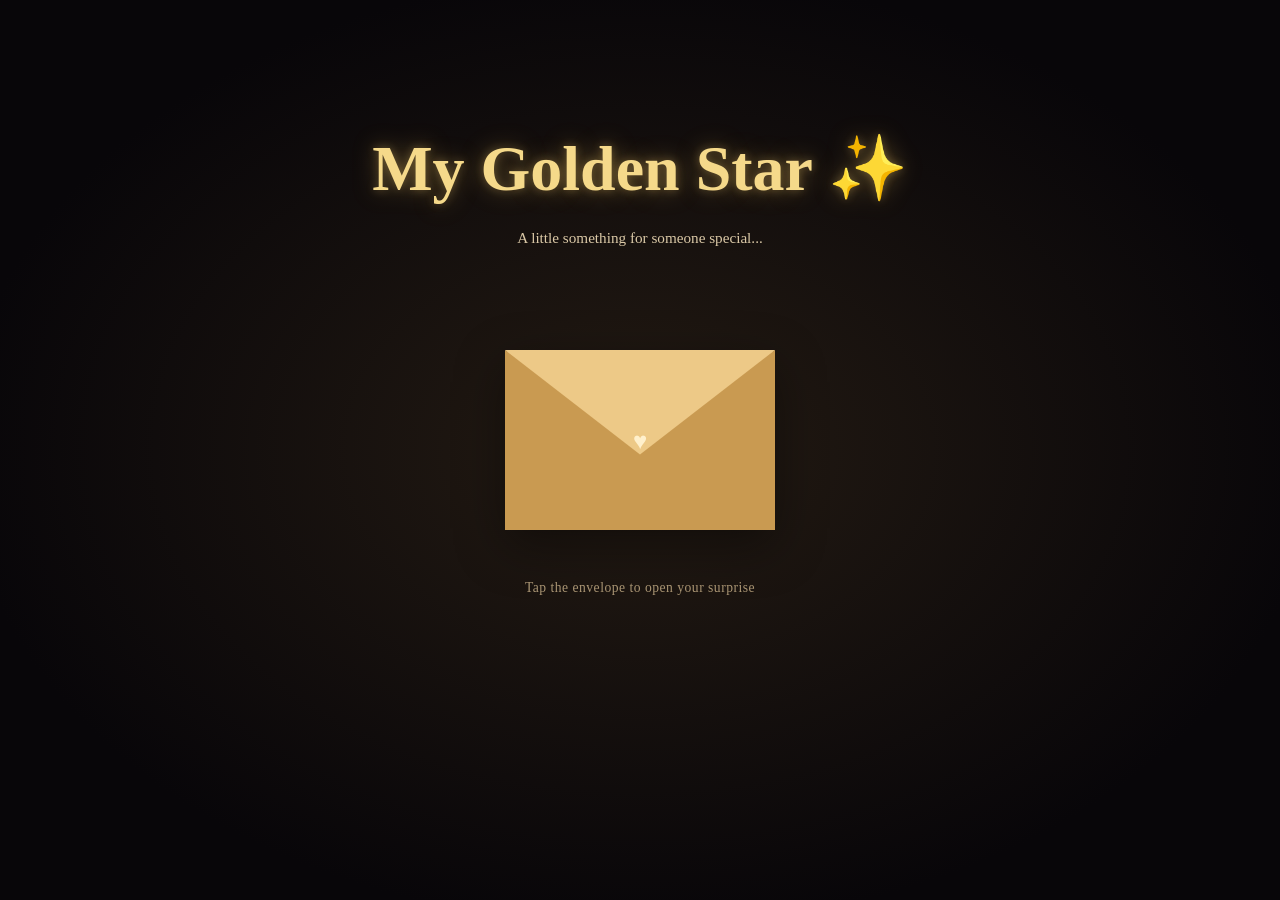
<file: index.html>
<!DOCTYPE html>
<html lang="en">
<head>
  <meta charset="UTF-8">
  <meta name="viewport" content="width=device-width, initial-scale=1.0">

  <title>My Golden Star ✨</title>

  <link rel="stylesheet" href="style.css">
</head>

<body>

  <main class="invitation">
    <div class="stars" id="stars"></div>

    <h1 class="title">My Golden Star ✨</h1>

    <p class="subtitle">
      A little something for someone special...
    </p>

    <button class="envelope" id="envelope"
            aria-label="Open birthday invitation">

      <span class="envelope-flap"></span>

      <span class="letter">
        <span class="bear">🧸⭐</span>
        <span class="letter-text">Psst...I love you!</span>
      </span>

      <span class="envelope-front"></span>

      <span class="envelope-seal">♥</span>
    </button>

    <p class="hint">Tap the envelope to open your surprise</p>

    <div class="opened-message" id="openedMessage">
      <h2>For my Oyindamola ❤️</h2>
      <p>
        Today, the universe celebrates you.
      </p>
      <button id="continueBtn">Continue ✨</button>
    </div>

  </main>

  <script src="script.js"></script>
</body>
</html>
</file>
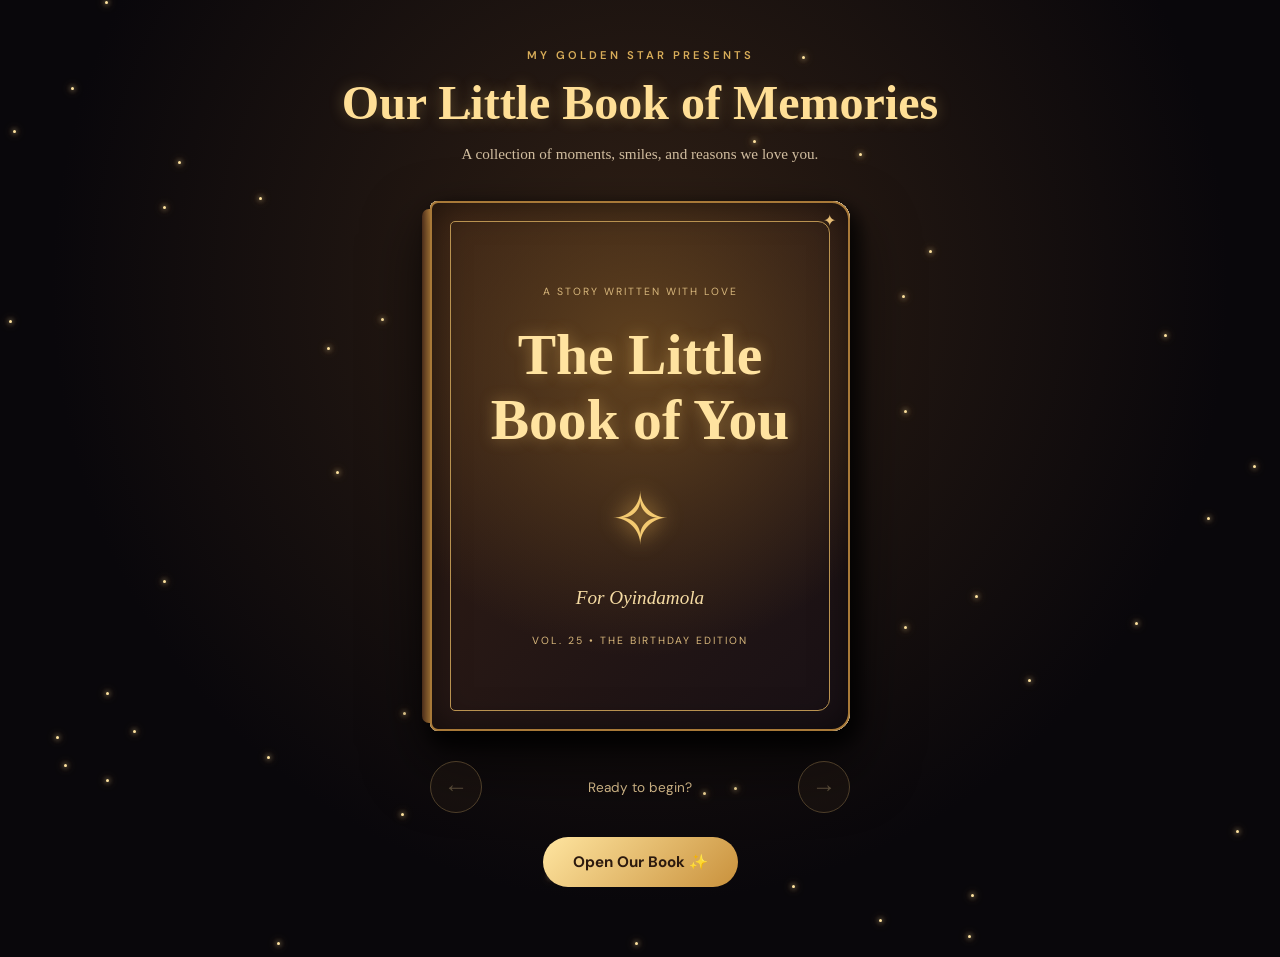
<file: memories.html>
<!DOCTYPE html>
<html lang="en">

<head>
  <meta charset="UTF-8">
  <meta name="viewport" content="width=device-width, initial-scale=1.0">

  <title>Our Book of Memories | My Golden Star</title>

  <link rel="stylesheet" href="memories.css">
  <link rel="preconnect" href="https://fonts.googleapis.com">

<link rel="preconnect"
      href="https://fonts.gstatic.com"
      crossorigin>

<link
  href="https://fonts.googleapis.com/css2?family=Caveat:wght@400;500;600;700&family=DM+Sans:wght@400;500;600&display=swap"
  rel="stylesheet"
>
</head>

<body>

  <main class="memory-scene">

    <!-- Decorative background -->
    <div class="memory-stars" id="memoryStars"></div>

    <header class="page-header">
      <span class="eyebrow">MY GOLDEN STAR PRESENTS</span>
      <h1>Our Little Book of Memories</h1>
      <p>A collection of moments, smiles, and reasons we love you.</p>
    </header>

    <!-- Interactive book -->
    <section class="book-section">

      <div class="book" id="memoryBook">

        <!-- Book Cover -->
        <div class="book-cover" id="bookCover">

          <div class="cover-decoration">✦</div>

          <div class="cover-border">

            <span class="cover-small-text">
              A STORY WRITTEN WITH LOVE
            </span>

            <h2>The Little<br>Book of You</h2>

            <div class="cover-star">✧</div>

            <p>For Oyindamola</p>

            <span class="cover-footer">
              VOL. 25 • THE BIRTHDAY EDITION
            </span>

          </div>

        </div>

        <!-- Pages are created using JavaScript -->
        <!-- Pages of our magical memory book -->
<div class="book-pages" id="bookPages"></div>

<!-- Sparkles created when pages turn -->
<div class="book-sparkles" id="bookSparkles"></div>
      </div>

      <!-- Controls -->
      <div class="book-controls">

        <button id="prevPage" class="page-arrow" aria-label="Previous page">
          ←
        </button>

        <div class="page-indicator" id="pageIndicator">
          Ready to begin?
        </div>

        <button id="nextPage" class="page-arrow" aria-label="Next page">
          →
        </button>

      </div>

      <button class="open-book-btn" id="openBookBtn">
        Open Our Book ✨
      </button>

      <p class="swipe-hint" id="swipeHint">
        Swipe the pages or use the arrows
      </p>

      <button class="continue-story" id="continueStory">
        One More Thing... ❤️
      </button>

    </section>

  </main>

  <script src="memories.js"></script>

</body>
</html>
</file>
<file: style.css>
/* =========================================
   MY GOLDEN STAR — BIRTHDAY EXPERIENCE
========================================= */

/* GENERAL RESET */

* {
  margin: 0;
  padding: 0;
  box-sizing: border-box;
}

body {
  min-height: 100vh;
  min-height: 100dvh;

  background: radial-gradient(
    ellipse at center,
    #241b13 0%,
    #080609 75%
  );

  color: #f7e5ba;
  font-family: Georgia, "Times New Roman", serif;

  overflow-x: hidden;
}

/* =========================================
   MAIN INVITATION SECTION
========================================= */

.invitation {
  position: relative;

  min-height: 100vh;
  min-height: 100dvh;

  display: flex;
  flex-direction: column;

  justify-content: center;
  align-items: center;

  gap: 20px;
  padding: 50px 20px;

  text-align: center;
}

/* =========================================
   TITLE
========================================= */

.title {
  font-size: clamp(2.2rem, 8vw, 4rem);

  color: #f5d98a;

  text-shadow:
    0 0 10px rgba(255, 215, 120, 0.3),
    0 0 25px rgba(220, 174, 77, 0.4);

  animation: titleGlow 3s ease-in-out infinite alternate;
}

.subtitle {
  color: #dbc9a7;
  font-size: 0.95rem;
  line-height: 1.6;
}

@keyframes titleGlow {
  from {
    text-shadow: 0 0 10px rgba(255, 215, 120, 0.3);
  }

  to {
    text-shadow:
      0 0 20px rgba(255, 215, 120, 0.6),
      0 0 40px rgba(255, 195, 80, 0.25);
  }
}

/* =========================================
   ENVELOPE
========================================= */

.envelope {
  position: relative;

  width: 270px;
  height: 180px;

  margin: 80px 0 30px;

  border: none;
  border-radius: 6px;

  background: #d6ac65;

  cursor: pointer;

  perspective: 800px;

  animation: envelopeFloat 3s ease-in-out infinite;

  filter: drop-shadow(0 15px 25px rgba(0, 0, 0, 0.4));
}

/* Floating animation */

@keyframes envelopeFloat {
  0%,
  100% {
    transform: translateY(0);
  }

  50% {
    transform: translateY(-12px);
  }
}

/* =========================================
   ENVELOPE FLAP
========================================= */

.envelope-flap {
  position: absolute;
  inset: 0;

  background: #edc987;

  clip-path: polygon(
    0 0,
    100% 0,
    50% 58%
  );

  transform-origin: top center;

  transition: transform 0.8s ease;

  z-index: 4;

  pointer-events: none;
}

/* =========================================
   ENVELOPE FRONT
========================================= */

.envelope-front {
  position: absolute;
  inset: 0;

  background: #c99a51;

  clip-path: polygon(
    0 0,
    50% 53%,
    100% 0,
    100% 100%,
    0 100%
  );

  z-index: 2;

  pointer-events: none;
}

/* =========================================
   LETTER INSIDE ENVELOPE
========================================= */

.letter {
  position: absolute;

  width: 88%;
  height: 145px;

  left: 6%;
  bottom: 10px;

  background: linear-gradient(
    145deg,
    #fff7e6,
    #ffe8bb
  );

  color: #65451d;

  border-radius: 5px;

  display: flex;
  flex-direction: column;

  justify-content: center;
  align-items: center;

  gap: 12px;

  box-shadow: 0 5px 15px rgba(0, 0, 0, 0.2);

  transition: transform 1s ease;

  z-index: 1;

  pointer-events: none;
}

/* Cute star bear */

.bear {
  font-size: 3rem;

  animation: bearWiggle 2s ease-in-out infinite;
}

@keyframes bearWiggle {
  0%,
  100% {
    transform: rotate(-5deg);
  }

  50% {
    transform: rotate(5deg);
  }
}

.letter-text {
  font-size: 0.85rem;
  font-weight: bold;
}

/* =========================================
   HEART SEAL
========================================= */

.envelope-seal {
  position: absolute;

  top: 43%;
  left: 50%;

  transform: translateX(-50%);

  color: #fff0cc;

  font-size: 1.5rem;

  z-index: 5;

  transition: opacity 0.3s;

  pointer-events: none;
}

/* =========================================
   ENVELOPE OPENING ANIMATION
========================================= */

.envelope.open {
  animation: none;
}

.envelope.open .envelope-flap {
  transform: rotateX(180deg);
  z-index: 0;
}

.envelope.open .letter {
  transform: translateY(-145px);
  z-index: 6;
}

.envelope.open .envelope-seal {
  opacity: 0;
}

/* =========================================
   HINT TEXT
========================================= */

.hint {
  color: #ac9775;
  font-size: 0.85rem;
  letter-spacing: 0.5px;
}

/* =========================================
   BIRTHDAY MESSAGE
========================================= */

.opened-message {
  opacity: 0;
  visibility: hidden;

  transform: translateY(25px);

  transition:
    opacity 1s ease,
    transform 1s ease,
    visibility 1s ease;
}

.opened-message.visible {
  opacity: 1;
  visibility: visible;

  transform: translateY(0);
}

.opened-message h2 {
  font-size: clamp(1.5rem, 5vw, 2.2rem);

  color: #ffe5a0;

  margin-bottom: 12px;

  text-shadow: 0 0 15px rgba(255, 215, 100, 0.4);
}

.opened-message p {
  color: #e3d1b0;
  line-height: 1.7;
}

/* =========================================
   CONTINUE BUTTON
========================================= */

#continueBtn {
  margin-top: 25px;

  padding: 14px 32px;

  background: linear-gradient(
    135deg,
    #ffe8a3,
    #e8b956
  );

  color: #24180c;

  border: none;
  border-radius: 30px;

  font-family: inherit;
  font-size: 1rem;
  font-weight: bold;

  cursor: pointer;

  box-shadow:
    0 0 15px rgba(255, 200, 90, 0.3),
    0 5px 15px rgba(0, 0, 0, 0.2);

  transition:
    transform 0.3s ease,
    box-shadow 0.3s ease;
}

#continueBtn:hover {
  transform: translateY(-3px);

  box-shadow:
    0 0 25px rgba(255, 210, 100, 0.5),
    0 8px 20px rgba(0, 0, 0, 0.3);
}

/* =========================================
   MAGICAL GOLDEN STAR RAIN
========================================= */

.stars {
  position: fixed;

  inset: 0;

  width: 100%;
  height: 100vh;
  height: 100dvh;

  overflow: hidden;

  pointer-events: none;

  z-index: 10;
}

/* =========================================
   INDIVIDUAL FALLING STAR
========================================= */

.falling-star {
  position: absolute;

  top: -65px;
  left: 0;

  width: var(--size);
  height: var(--size);

  background: #fff6c9;

  border-radius: 50%;

  box-shadow:
    0 0 4px #ffffff,
    0 0 8px #ffe68a,
    0 0 15px #ffc94d,
    0 0 25px rgba(255, 190, 60, 0.5);

  opacity: 0;

  animation:
    starFall var(--duration) linear forwards,
    starTwinkle 0.7s ease-in-out infinite alternate;

  pointer-events: none;
}

/* =========================================
   GOLDEN TRAIL
========================================= */

.falling-star::before {
  content: "";

  position: absolute;

  left: 50%;
  bottom: 50%;

  transform: translateX(-50%);

  width: 2px;

  height: var(--trail-length);

  background: linear-gradient(
    to top,
    rgba(255, 245, 195, 0.95),
    rgba(255, 215, 100, 0.6),
    rgba(255, 185, 60, 0.2),
    transparent
  );

  border-radius: 100px;

  filter: blur(1px);
}

/* =========================================
   CROSS-SHAPED SPARKLE
========================================= */

.falling-star::after {
  content: "";

  position: absolute;

  top: 50%;
  left: 50%;

  width: calc(var(--size) * 3);
  height: 1px;

  background: linear-gradient(
    90deg,
    transparent,
    #fff9d5,
    transparent
  );

  transform: translate(-50%, -50%);
}

/* =========================================
   STAR FALLING ANIMATION
========================================= */

@keyframes starFall {
  0% {
    transform: translate3d(0, -20px, 0);
    opacity: 0;
  }

  8% {
    opacity: 1;
  }

  85% {
    opacity: 0.9;
  }

  100% {
    transform: translate3d(
      var(--drift),
      115dvh,
      0
    );

    opacity: 0;
  }
}

/* =========================================
   STAR TWINKLE
========================================= */

@keyframes starTwinkle {
  0% {
    filter: brightness(0.7);
  }

  100% {
    filter: brightness(1.8);
  }
}

/* =========================================
   TINY GOLDEN STARDUST
========================================= */

.stardust {
  position: absolute;

  top: -10px;

  background: #ffe9a3;

  border-radius: 50%;

  box-shadow:
    0 0 5px #ffdc76,
    0 0 10px rgba(255, 210, 90, 0.7);

  opacity: 0;

  animation: dustFall var(--duration) linear forwards;

  pointer-events: none;
}

/* =========================================
   STARDUST FALLING ANIMATION
========================================= */

@keyframes dustFall {
  0% {
    transform: translate3d(0, 0, 0);
    opacity: 0;
  }

  15% {
    opacity: 0.8;
  }

  85% {
    opacity: 0.6;
  }

  100% {
    transform: translate3d(
      var(--drift),
      115dvh,
      0
    );

    opacity: 0;
  }
}

/* =========================================
   MOBILE RESPONSIVENESS
========================================= */

@media (max-width: 480px) {
  .invitation {
    gap: 16px;
    padding: 35px 15px;
  }

  .title {
    font-size: 2.5rem;
  }

  .subtitle {
    font-size: 0.9rem;
  }

  .envelope {
    width: 240px;
    height: 165px;
    margin: 75px 0 25px;
  }

  .letter {
    height: 135px;
  }

  .envelope.open .letter {
    transform: translateY(-125px);
  }

  .bear {
    font-size: 2.5rem;
  }

  .opened-message h2 {
    font-size: 1.6rem;
  }
}

@media (prefers-reduced-motion: reduce) {
  .title,
  .bear,
  .envelope,
  .falling-star,
  .stardust {
    animation: none;
  }

  .envelope-flap,
  .letter,
  .opened-message {
    transition-duration: 0.01ms;
  }
}
/* Smooth transition between pages */

body {
  transition: opacity 0.8s ease;
}

body.page-exit {
  opacity: 0;
}
</file>
<file: memories.css>
/* ==========================================
   MY GOLDEN STAR
   THE LITTLE BOOK OF YOU
   COMPLETE CSS
========================================== */

/* ==========================================
   1. THEME VARIABLES
========================================== */

:root {
  --gold: #d8ad59;
  --light-gold: #ffdf96;
  --cream: #fff4dc;
  --ink: #563c29;
  --dark: #0d090c;

  --paper: #fff3d8;
  --paper-shadow: #e0cba5;
}

/* ==========================================
   2. GENERAL RESET
========================================== */

* {
  margin: 0;
  padding: 0;
  box-sizing: border-box;
}

html {
  scroll-behavior: smooth;
}

body {
  min-height: 100vh;
  min-height: 100dvh;

  background:
    radial-gradient(
      ellipse at 50% 30%,
      #302015,
      transparent 65%
    ),
    #09070b;

  color: var(--cream);

  font-family: Georgia, "Times New Roman", serif;

  overflow-x: hidden;

  transition: opacity 0.8s ease;
}

body.page-exit {
  opacity: 0;
}

/* ==========================================
   3. MAIN MEMORY SCENE
========================================== */

.memory-scene {
  position: relative;

  min-height: 100vh;
  min-height: 100dvh;

  padding: 45px 16px 70px;

  overflow: hidden;
}

/* ==========================================
   4. BACKGROUND STARS
========================================== */

.memory-stars {
  position: absolute;
  inset: 0;

  pointer-events: none;
  overflow: hidden;
}

.memory-star {
  position: absolute;

  width: 3px;
  height: 3px;

  background: #ffe3a0;

  border-radius: 50%;

  box-shadow:
    0 0 5px #ffe3a0,
    0 0 10px #f4c768,
    0 0 18px rgba(255, 195, 80, 0.3);

  animation: twinkle 3s ease-in-out infinite alternate;
}

@keyframes twinkle {
  from {
    opacity: 0.15;
    transform: scale(0.6);
  }

  to {
    opacity: 0.9;
    transform: scale(1.5);
  }
}

/* ==========================================
   5. PAGE HEADER
========================================== */

.page-header {
  position: relative;
  z-index: 1;

  text-align: center;

  margin: 0 auto 35px;

  max-width: 650px;
}

.eyebrow {
  font-family: "DM Sans", sans-serif;

  color: var(--gold);

  letter-spacing: 3px;

  font-size: 0.7rem;
  font-weight: 600;
}

.page-header h1 {
  color: var(--light-gold);

  font-size: clamp(1.8rem, 5vw, 3rem);

  margin: 12px 0;

  text-shadow:
    0 0 15px rgba(255, 207, 113, 0.3);
}

.page-header p {
  color: #d2bea0;

  line-height: 1.6;

  font-size: 0.95rem;
}

/* ==========================================
   6. BOOK SECTION
========================================== */

.book-section {
  position: relative;
  z-index: 1;

  display: flex;
  flex-direction: column;

  align-items: center;
}

/* ==========================================
   7. BOOK CONTAINER
========================================== */

.book {
  position: relative;

  width: min(100%, 420px);
  height: 530px;

  perspective: 2200px;
  transform-style: preserve-3d;

  filter: drop-shadow(
    0 24px 28px rgba(0, 0, 0, 0.6)
  );
}

/* ==========================================
   8. DECORATIVE BOOK SPINE
========================================== */

.book::before {
  content: "";

  position: absolute;

  top: 8px;
  bottom: 8px;
  left: -8px;

  width: 16px;

  border-radius: 7px;

  background: linear-gradient(
    90deg,
    #51301c,
    #b5803c,
    #51301c
  );

  z-index: 3;
}

/* ==========================================
   9. BOOK COVER
========================================== */

.book-cover {
  position: absolute;
  inset: 0;

  background:
    radial-gradient(
      circle at 50% 30%,
      #61421f,
      transparent 70%
    ),
    linear-gradient(
      135deg,
      #362014,
      #181015
    );

  border: 2px solid #a87938;

  border-radius: 8px 18px 18px 8px;

  transform-origin: left center;

  transition:
    transform 1.15s cubic-bezier(0.2, 0.7, 0.2, 1),
    opacity 0.6s ease;

  z-index: 20;

  backface-visibility: hidden;

  box-shadow:
    inset 0 0 35px rgba(0, 0, 0, 0.5),
    0 10px 25px rgba(0, 0, 0, 0.4);
}

/* Open cover */

.book-cover.opened {
  transform: rotateY(-115deg);
  opacity: 0;

  pointer-events: none;
}

/* ==========================================
   10. COVER DECORATIONS
========================================== */

.cover-border {
  position: absolute;
  inset: 18px;

  border: 1px solid #b99250;

  border-radius: 5px 12px 12px 5px;

  display: flex;
  flex-direction: column;

  justify-content: center;
  align-items: center;

  gap: 25px;

  padding: 22px;

  text-align: center;
}

.cover-small-text,
.cover-footer {
  font-family: "DM Sans", sans-serif;

  font-size: 0.65rem;

  letter-spacing: 2px;

  color: #d8b77c;
}

.cover-border h2 {
  color: #ffe3a0;

  font-size: clamp(2.2rem, 7vw, 3.6rem);

  line-height: 1.12;

  text-shadow:
    0 0 15px rgba(255, 207, 113, 0.35);
}

.cover-border p {
  color: #f5dba3;

  font-style: italic;

  font-size: 1.2rem;
}

.cover-star {
  font-size: 4.5rem;

  color: #f4ca71;

  text-shadow: 0 0 22px #ffc45d;

  animation: coverGlow 2s infinite alternate;
}

@keyframes coverGlow {
  from {
    transform: scale(0.95);
    opacity: 0.7;
  }

  to {
    transform: scale(1.08);
    opacity: 1;
  }
}

.cover-decoration {
  position: absolute;

  top: 8px;
  right: 12px;

  color: #e6bc74;
}

/* ==========================================
   11. BOOK PAGE CONTAINER
========================================== */

.book-pages {
  position: absolute;
  inset: 0;

  overflow: visible;

  border-radius: 8px 18px 18px 8px;

  background: #f8e9c9;

  transform-style: preserve-3d;
}

/* ==========================================
   12. INDIVIDUAL MEMORY PAGE
========================================== */

.memory-page {
  position: absolute;
  inset: 0;

  background: linear-gradient(
    90deg,
    #e0cba5 0%,
    #fff8e8 8%,
    #fff3d8 100%
  );

  padding: 25px 27px 22px 33px;

  color: var(--ink);

  display: flex;
  flex-direction: column;

  align-items: center;

  text-align: center;

  gap: 12px;

  border-radius: 8px 18px 18px 8px;

  transform-origin: left center;

  backface-visibility: hidden;

  transform: rotateY(0deg);

  opacity: 1;

  transition:
    transform 0.95s cubic-bezier(
      0.645,
      0.045,
      0.355,
      1
    ),
    opacity 0.5s ease,
    box-shadow 0.95s ease;

  box-shadow:
    inset 14px 0 25px rgba(77, 47, 20, 0.12),
    5px 10px 20px rgba(0, 0, 0, 0.15);

  pointer-events: none;

  overflow-y: auto;
  overflow-x: hidden;

  scrollbar-width: thin;
  scrollbar-color: #d7b477 transparent;
}

/* ==========================================
   13. PAGE STATES
========================================== */

/* Currently displayed page */

.memory-page.active {
  transform: rotateY(0deg);

  opacity: 1;

  z-index: 10;

  pointer-events: auto;
}

/* Already turned pages */

.memory-page.flipped {
  transform: rotateY(-180deg);

  opacity: 0;

  pointer-events: none;
}

/* Pages waiting underneath */

.memory-page.upcoming {
  transform: rotateY(0deg);

  opacity: 1;

  pointer-events: none;
}

/* ==========================================
   14. CHAPTER LABEL
========================================== */

.page-top {
  font-family: "DM Sans", sans-serif;

  font-size: 0.7rem;
  font-weight: 600;

  letter-spacing: 2px;

  color: #a47d49;

  text-transform: uppercase;
}

/* ==========================================
   15. CHAPTER HEADING
========================================== */

.memory-page h3 {
  font-family: Georgia, "Times New Roman", serif;

  font-size: clamp(1.3rem, 4vw, 1.8rem);

  font-weight: 700;

  line-height: 1.25;

  color: #614023;

  text-align: center;
}

/* ==========================================
   16. POLAROID PHOTO FRAME
========================================== */

.photo-frame {
  width: 100%;
  max-width: 275px;

  height: 245px;

  background: #fffdf7;

  padding: 11px 11px 30px;

  border-radius: 3px;

  box-shadow:
    0 8px 20px rgba(60, 35, 20, 0.2),
    0 2px 5px rgba(60, 35, 20, 0.12);

  transform: rotate(-3deg);

  transition: transform 0.5s ease;

  flex-shrink: 0;
}

/* Photo itself */

.photo-frame img {
  width: 100%;
  height: 100%;

  object-fit: contain;

  object-position: center;

  display: block;

  border-radius: 2px;
}

/* Hide the frame if the image is missing */

.photo-frame.missing-photo {
  display: none;
}

/* ==========================================
   17. POLAROID ENTRANCE ANIMATION
========================================== */

.memory-page.active .photo-frame:not(.missing-photo) {
  animation: polaroidAppear 0.8s ease both;
}

@keyframes polaroidAppear {
  0% {
    opacity: 0;
    transform: rotate(-12deg) scale(0.85);
  }

  100% {
    opacity: 1;
    transform: rotate(-3deg) scale(1);
  }
}

/* ==========================================
   18. BEAUTIFUL HANDWRITTEN NOTES
========================================== */

.memory-caption {
  font-family: "Caveat", "Segoe Print", cursive;

  font-size: 1.65rem;
  font-weight: 600;

  line-height: 1.3;

  letter-spacing: 0.2px;

  color: #533721;

  text-align: center;

  width: 100%;
  max-width: 310px;

  padding: 12px 14px;

  margin: auto 0;

  background: rgba(
    255,
    249,
    231,
    0.75
  );

  border-left: 3px solid #d4ae70;

  border-radius: 6px;

  box-shadow:
    0 3px 10px rgba(80, 50, 20, 0.06);
}

/* ==========================================
   19. MEMORY NOTE ENTRANCE ANIMATION
========================================== */

.memory-page.active .memory-caption {
  animation: memoryTextAppear 1s ease both;
}

.memory-page.active h3 {
  animation: memoryTextAppear 0.8s ease both;
}

@keyframes memoryTextAppear {
  from {
    opacity: 0;

    transform: translateY(15px);
  }

  to {
    opacity: 1;

    transform: translateY(0);
  }
}

/* ==========================================
   20. PAGE NUMBER
========================================== */

.page-number {
  font-family: "DM Sans", sans-serif;

  font-size: 0.7rem;

  color: #9a7750;

  margin-top: auto;
}

/* ==========================================
   21. BOOK SPARKLES CONTAINER
========================================== */

.book-sparkles {
  position: absolute;
  inset: 0;

  pointer-events: none;

  overflow: visible;

  z-index: 30;
}

/* ==========================================
   22. INDIVIDUAL BOOK SPARKLES
========================================== */

.book-sparkle {
  position: absolute;

  left: var(--start-x);
  top: var(--start-y);

  width: var(--size);
  height: var(--size);

  background: #ffe49a;

  border-radius: 50%;

  box-shadow:
    0 0 5px #fff6cf,
    0 0 12px #ffdb72,
    0 0 22px rgba(255, 190, 40, 0.6);

  animation:
    sparkleFly var(--duration) ease-out forwards;
}

@keyframes sparkleFly {
  0% {
    transform: translate(0, 0) scale(0);
    opacity: 0;
  }

  25% {
    transform: translate(
      calc(var(--move-x) * 0.3),
      calc(var(--move-y) * 0.3)
    ) scale(1.5);

    opacity: 1;
  }

  100% {
    transform: translate(
      var(--move-x),
      var(--move-y)
    ) scale(0);

    opacity: 0;
  }
}

/* ==========================================
   23. BOOK CONTROLS
========================================== */

.book-controls {
  width: min(100%, 420px);

  display: flex;

  justify-content: space-between;
  align-items: center;

  gap: 16px;

  margin-top: 30px;
}

/* ==========================================
   24. PAGE ARROWS
========================================== */

.page-arrow {
  width: 52px;
  height: 52px;

  flex: 0 0 52px;

  border-radius: 50%;

  border: 1px solid #e7bd73;

  background: #302117;

  color: #ffe0a0;

  font-size: 1.5rem;

  cursor: pointer;

  transition:
    background 0.25s ease,
    color 0.25s ease,
    transform 0.25s ease;
}

.page-arrow:hover:not(:disabled) {
  background: #d4ac68;

  color: #26190e;

  transform: scale(1.08);
}

.page-arrow:disabled {
  opacity: 0.3;

  cursor: not-allowed;
}

/* ==========================================
   25. PAGE INDICATOR
========================================== */

.page-indicator {
  font-family: "DM Sans", sans-serif;

  font-size: 0.85rem;

  color: #e6c995;

  text-align: center;
}

/* ==========================================
   26. BUTTONS
========================================== */

.open-book-btn,
.continue-story {
  border: none;

  border-radius: 30px;

  padding: 15px 30px;

  background: linear-gradient(
    135deg,
    #ffe5a0,
    #c9913c
  );

  color: #2c1a0e;

  font-family: "DM Sans", sans-serif;

  font-weight: 700;
  font-size: 0.95rem;

  cursor: pointer;

  margin-top: 24px;

  min-height: 48px;

  transition:
    transform 0.3s ease,
    box-shadow 0.3s ease;
}

.open-book-btn:hover,
.continue-story:hover {
  transform: translateY(-3px);

  box-shadow:
    0 0 20px rgba(255, 207, 113, 0.4);
}

/* Hide open book button after opening */

.open-book-btn.hidden {
  display: none;
}

/* ==========================================
   27. SWIPE INSTRUCTIONS
========================================== */

.swipe-hint {
  font-family: "DM Sans", sans-serif;

  font-size: 0.8rem;

  color: #b8a285;

  margin-top: 18px;
}

/* ==========================================
   28. CONTINUE STORY BUTTON
========================================== */

.continue-story {
  display: none;

  margin-top: 30px;
}

.continue-story.visible {
  display: block;

  animation: fadeUp 0.7s ease both;
}

@keyframes fadeUp {
  from {
    opacity: 0;
    transform: translateY(15px);
  }

  to {
    opacity: 1;
    transform: translateY(0);
  }
}

/* ==========================================
   29. MOBILE RESPONSIVENESS
========================================== */

@media (max-width: 480px) {

  .memory-scene {
    padding: 28px 14px 60px;
  }

  .page-header {
    margin-bottom: 28px;
  }

  .page-header h1 {
    font-size: 2rem;
  }

  .page-header p {
    font-size: 0.9rem;
  }

  .book {
    height: 530px;
  }

  .memory-page {
    padding: 22px 18px 18px 24px;

    gap: 10px;
  }

  .memory-page h3 {
    font-size: 1.4rem;
  }

  .photo-frame {
    max-width: 245px;

    height: 220px;

    transform: rotate(-2deg);
  }

  .memory-caption {
    font-size: 1.4rem;

    line-height: 1.3;

    padding: 10px 12px;
  }

  .cover-border {
    inset: 12px;

    gap: 20px;
  }

  .cover-border h2 {
    font-size: 2.5rem;
  }

  .book-controls {
    margin-top: 25px;
  }

}

/* ==========================================
   30. EXTRA SMALL SCREENS
========================================== */

@media (max-width: 350px) {

  .book {
    height: 500px;
  }

  .memory-page h3 {
    font-size: 1.25rem;
  }

  .photo-frame {
    height: 190px;
  }

  .memory-caption {
    font-size: 1.25rem;
  }

  .cover-border h2 {
    font-size: 2rem;
  }

}

/* ==========================================
   31. ACCESSIBILITY
========================================== */

@media (prefers-reduced-motion: reduce) {

  .memory-star,
  .cover-star,
  .book-sparkle {
    animation: none;
  }

  .book-cover,
  .memory-page,
  .photo-frame {
    transition-duration: 0.01ms;
  }

  .memory-page.active h3,
  .memory-page.active .memory-caption,
  .memory-page.active .photo-frame {
    animation: none;
  }

}
/* Oura Ring image */

.oura-image {
  width: 110px;
  height: 110px;

  max-width: 100%;
  object-fit: contain;

  display: block;
  margin: 0 auto;

  filter: drop-shadow(
    0 5px 10px rgba(0, 0, 0, 0.2)
  );
}
/* Fix memory photos not displaying */

.memory-page.active .photo-frame {
  display: block !important;
  opacity: 1 !important;
  visibility: visible !important;
  animation: none !important;
  transform: rotate(-2deg) !important;
}

.memory-page.active .photo-frame img {
  display: block !important;
  opacity: 1 !important;
  visibility: visible !important;

  width: 100%;
  height: 100%;

  object-fit: contain;
}
/* =====================================
   FIX OURA RING GIFT REVEAL
===================================== */

/* Hide the gift reveal before clicking */

.gift-reveal {
  display: none !important;
  opacity: 0;
  visibility: hidden;
}

/* Show the reveal only after clicking */

.gift-reveal.visible {
  display: block !important;
  opacity: 1;
  visibility: visible;

  animation: giftAppear 1s ease forwards;
}

/* Ring image styling */

.oura-image {
  width: 110px;
  height: 110px;
  max-width: 100%;

  object-fit: contain;
  display: block;
  margin: 0 auto;
}

/* Reveal animation */

@keyframes giftAppear {
  from {
    opacity: 0;
    transform: translateY(30px) scale(0.8);
  }

  to {
    opacity: 1;
    transform: translateY(0) scale(1);
  }
}
</file>
